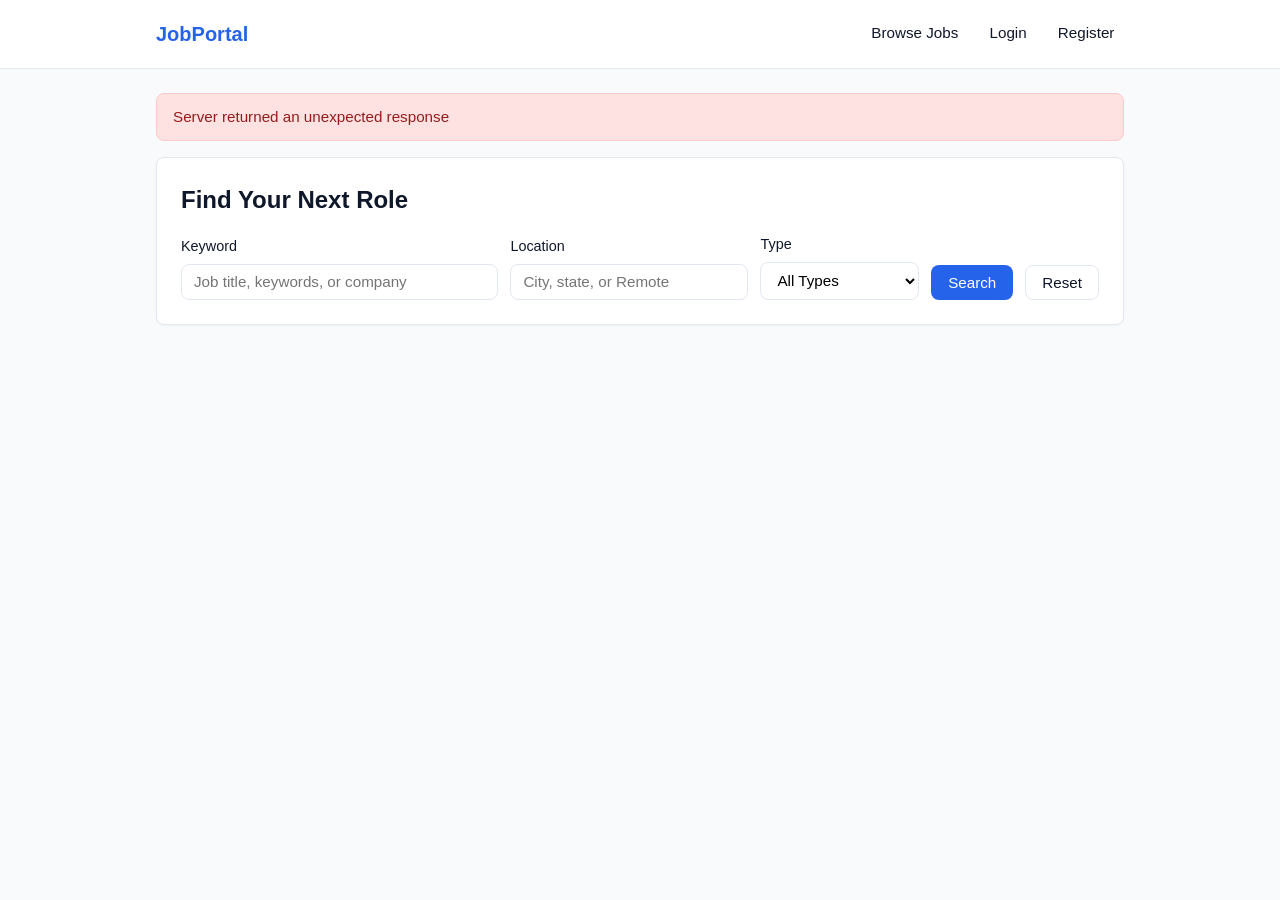
<file: public/index.html>
<!DOCTYPE html>
<html lang="en">
<head>
    <meta charset="UTF-8">
    <meta name="viewport" content="width=device-width, initial-scale=1.0">
    <title>JobPortal - Browse Jobs</title>
    <link rel="stylesheet" href="css/style.css">
    <script src="js/app.js" defer></script>
</head>
<body data-page="index">
    <header><nav id="main-nav"></nav></header>

    <main class="container">
        <div id="flash-message"></div>

        <section class="card">
            <h2 style="margin-bottom: 1rem;">Find Your Next Role</h2>
            <form id="search-form" class="filter-grid">
                <div class="form-group" style="margin-bottom: 0;">
                    <label for="search-keyword">Keyword</label>
                    <input type="text" id="search-keyword" placeholder="Job title, keywords, or company">
                </div>
                <div class="form-group" style="margin-bottom: 0;">
                    <label for="search-location">Location</label>
                    <input type="text" id="search-location" placeholder="City, state, or Remote">
                </div>
                <div class="form-group" style="margin-bottom: 0;">
                    <label for="search-type">Type</label>
                    <select id="search-type">
                        <option value="">All Types</option>
                        <option value="Full-time">Full-time</option>
                        <option value="Part-time">Part-time</option>
                        <option value="Contract">Contract</option>
                        <option value="Remote">Remote</option>
                        <option value="Internship">Internship</option>
                    </select>
                </div>
                <button type="submit" class="btn">Search</button>
                <button type="button" id="search-reset" class="btn btn-outline">Reset</button>
            </form>
        </section>

        <section id="jobs-list"></section>
        <div id="pagination" class="pagination"></div>
    </main>
</body>
</html>
</file>
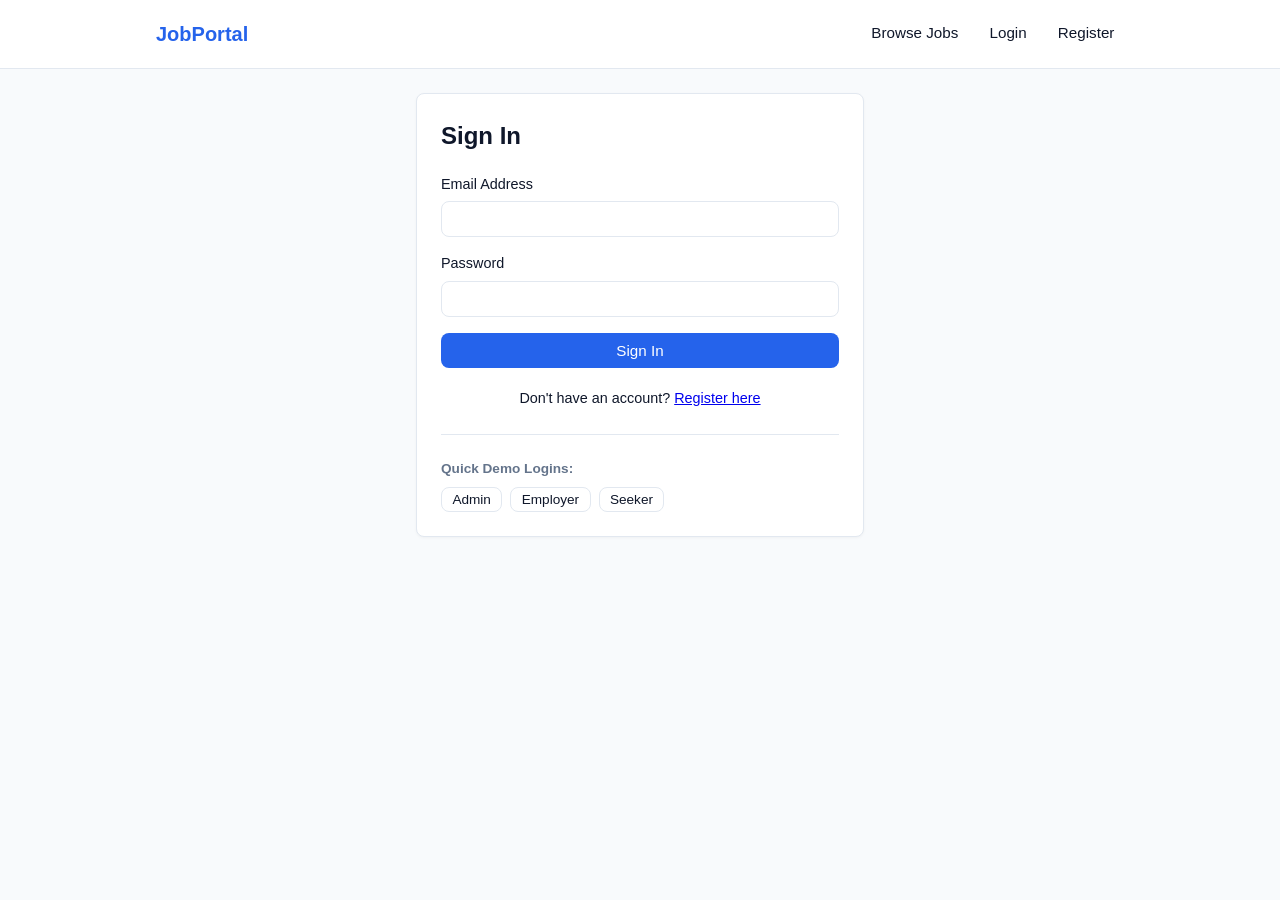
<file: public/admin.html>
<!DOCTYPE html>
<html lang="en">
<head>
    <meta charset="UTF-8">
    <meta name="viewport" content="width=device-width, initial-scale=1.0">
    <title>JobPortal - Admin Console</title>
    <link rel="stylesheet" href="css/style.css">
    <script src="js/app.js" defer></script>
</head>
<body data-page="admin">
    <header><nav id="main-nav"></nav></header>

    <main class="container">
        <div id="flash-message"></div>
        <h2 style="margin-bottom: 1.5rem;">Administration Console</h2>

        <section class="card">
            <h3 style="margin-bottom: 1rem;">All Registered Users</h3>
            <div id="admin-users-list"></div>
        </section>

        <section class="card">
            <h3 style="margin-bottom: 1rem;">All Job Postings</h3>
            <div id="admin-jobs-list"></div>
        </section>
    </main>
</body>
</html>
</file>
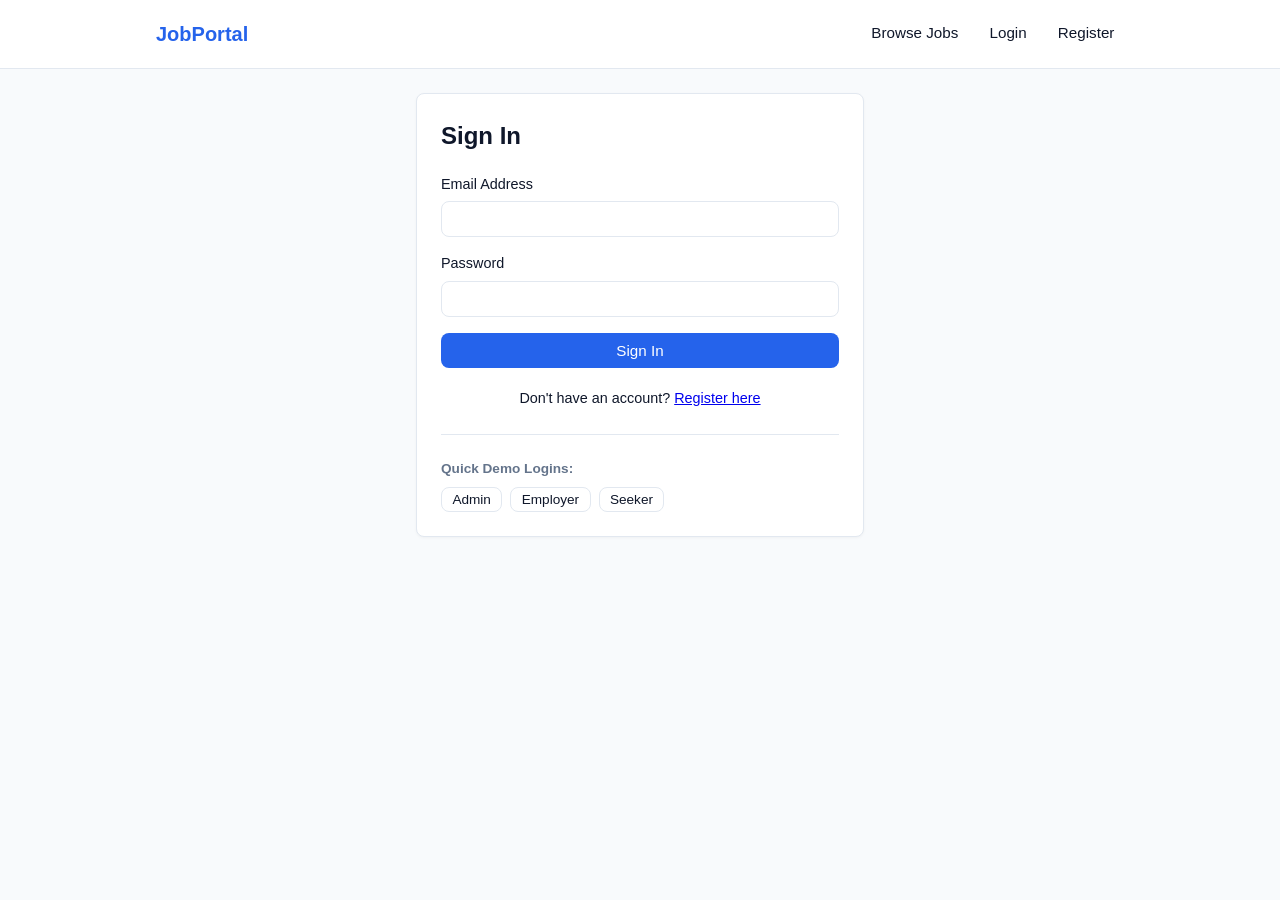
<file: public/applicants.html>
<!DOCTYPE html>
<html lang="en">
<head>
    <meta charset="UTF-8">
    <meta name="viewport" content="width=device-width, initial-scale=1.0">
    <title>JobPortal - Job Applicants</title>
    <link rel="stylesheet" href="css/style.css">
    <script src="js/app.js" defer></script>
</head>
<body data-page="applicants">
    <header><nav id="main-nav"></nav></header>

    <main class="container">
        <div id="flash-message"></div>
        <div class="job-header">
            <h2>Applicant Management</h2>
            <a href="post-job.html" class="btn btn-sm">Post New Job</a>
        </div>
        <div id="applicants-list"></div>
    </main>
</body>
</html>
</file>
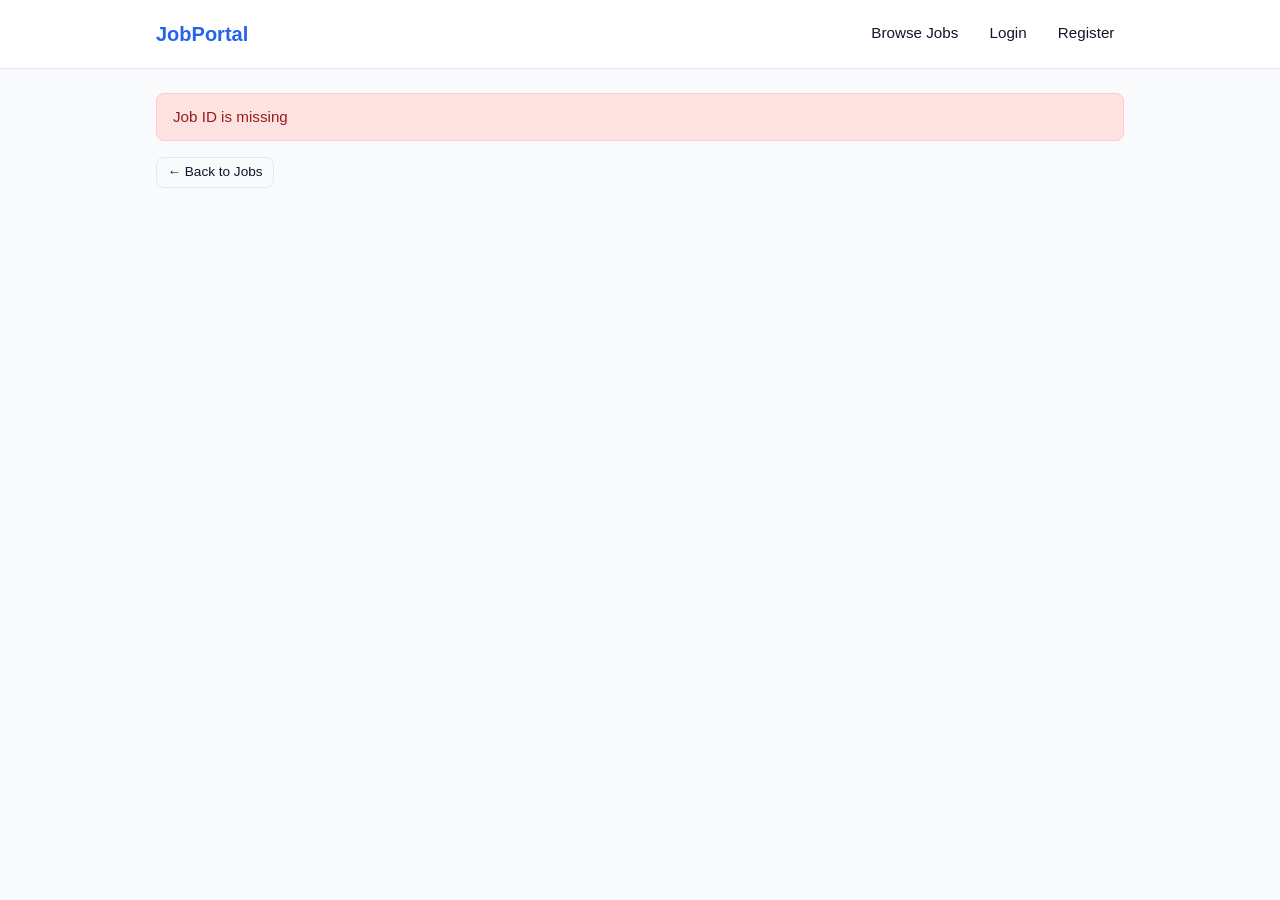
<file: public/job.html>
<!DOCTYPE html>
<html lang="en">
<head>
    <meta charset="UTF-8">
    <meta name="viewport" content="width=device-width, initial-scale=1.0">
    <title>JobPortal - Job Details</title>
    <link rel="stylesheet" href="css/style.css">
    <script src="js/app.js" defer></script>
</head>
<body data-page="job">
    <header><nav id="main-nav"></nav></header>

    <main class="container">
        <div id="flash-message"></div>
        <div style="margin-bottom: 1rem;">
            <a href="index.html" class="btn btn-outline btn-sm">&larr; Back to Jobs</a>
        </div>
        <div id="job-detail-container"></div>
    </main>
</body>
</html>
</file>
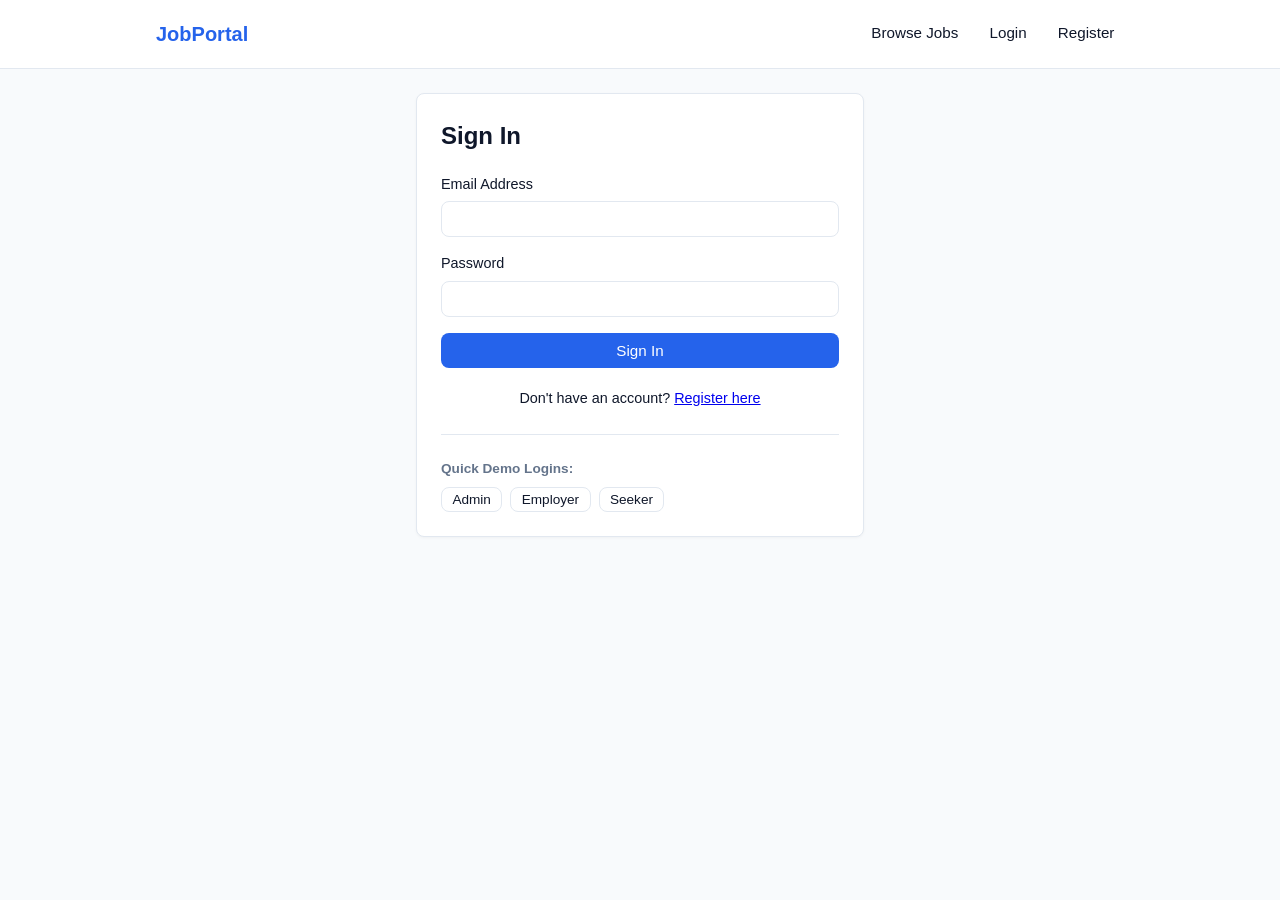
<file: public/login.html>
<!DOCTYPE html>
<html lang="en">
<head>
    <meta charset="UTF-8">
    <meta name="viewport" content="width=device-width, initial-scale=1.0">
    <title>JobPortal - Login</title>
    <link rel="stylesheet" href="css/style.css">
    <script src="js/app.js" defer></script>
</head>
<body data-page="login">
    <header><nav id="main-nav"></nav></header>

    <main class="container" style="max-width: 480px;">
        <div id="flash-message"></div>

        <div class="card">
            <h2 style="margin-bottom: 1.25rem;">Sign In</h2>
            <form id="login-form">
                <div class="form-group">
                    <label for="login-email">Email Address</label>
                    <input type="email" id="login-email" required autocomplete="email">
                </div>
                <div class="form-group">
                    <label for="login-password">Password</label>
                    <input type="password" id="login-password" required autocomplete="current-password">
                </div>
                <button type="submit" class="btn" style="width: 100%;">Sign In</button>
            </form>

            <p style="margin-top: 1.25rem; font-size: 0.9rem; text-align: center;">
                Don't have an account? <a href="register.html">Register here</a>
            </p>

            <hr style="margin: 1.5rem 0; border: 0; border-top: 1px solid var(--border);">

            <div>
                <p style="font-size: 0.85rem; font-weight: 600; margin-bottom: 0.5rem; color: var(--text-muted);">Quick Demo Logins:</p>
                <div style="display: flex; gap: 0.5rem; flex-wrap: wrap;">
                    <button type="button" class="btn btn-outline btn-sm demo-login-btn" data-email="admin@jobportal.test" data-password="Password123!">Admin</button>
                    <button type="button" class="btn btn-outline btn-sm demo-login-btn" data-email="employer@jobportal.test" data-password="Password123!">Employer</button>
                    <button type="button" class="btn btn-outline btn-sm demo-login-btn" data-email="seeker@jobportal.test" data-password="Password123!">Seeker</button>
                </div>
            </div>
        </div>
    </main>
</body>
</html>
</file>
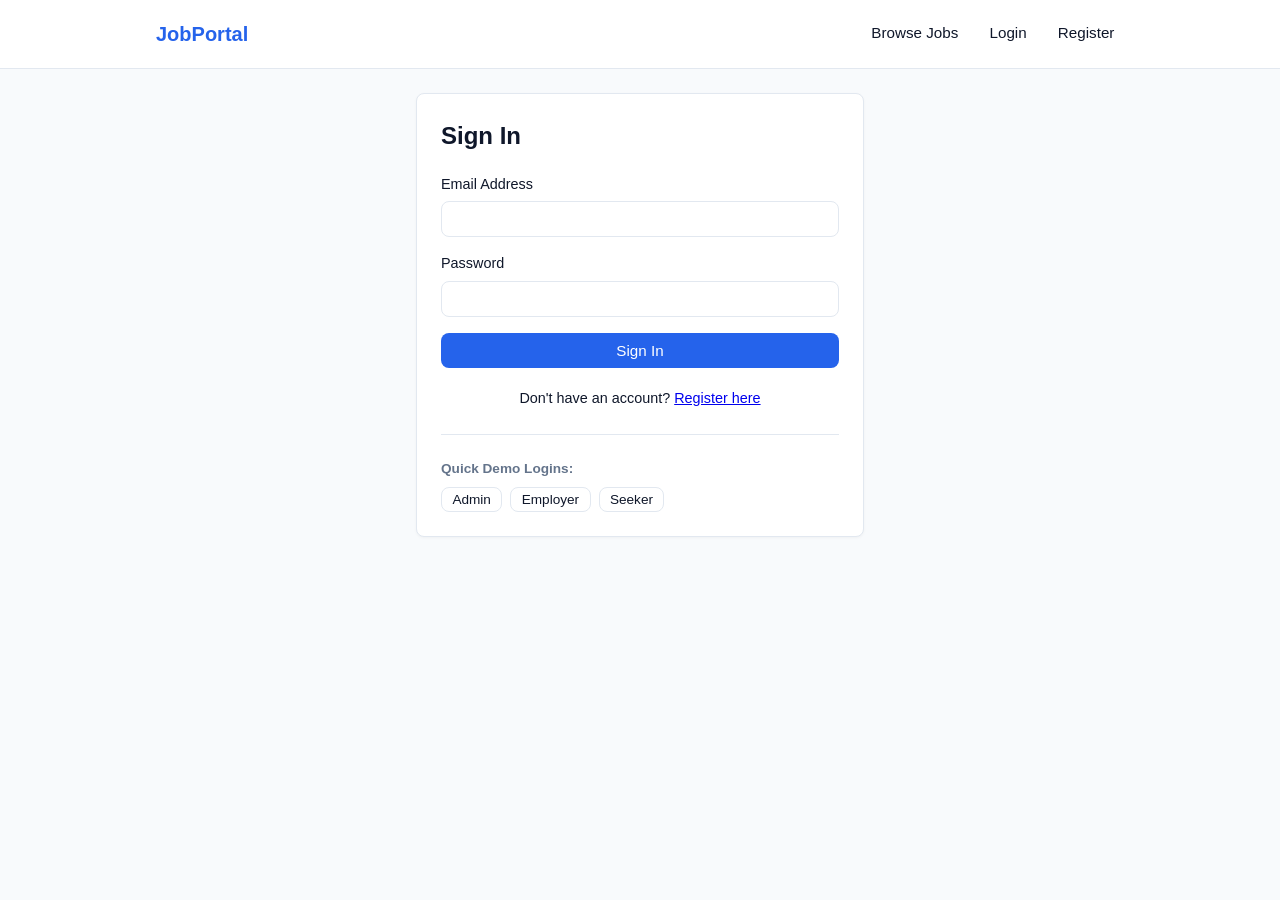
<file: public/my-applications.html>
<!DOCTYPE html>
<html lang="en">
<head>
    <meta charset="UTF-8">
    <meta name="viewport" content="width=device-width, initial-scale=1.0">
    <title>JobPortal - My Applications</title>
    <link rel="stylesheet" href="css/style.css">
    <script src="js/app.js" defer></script>
</head>
<body data-page="my-applications">
    <header><nav id="main-nav"></nav></header>

    <main class="container">
        <div id="flash-message"></div>
        <div class="job-header">
            <h2>My Applications</h2>
            <a href="index.html" class="btn btn-outline btn-sm">Find More Jobs</a>
        </div>
        <div id="my-apps-list"></div>
    </main>
</body>
</html>
</file>
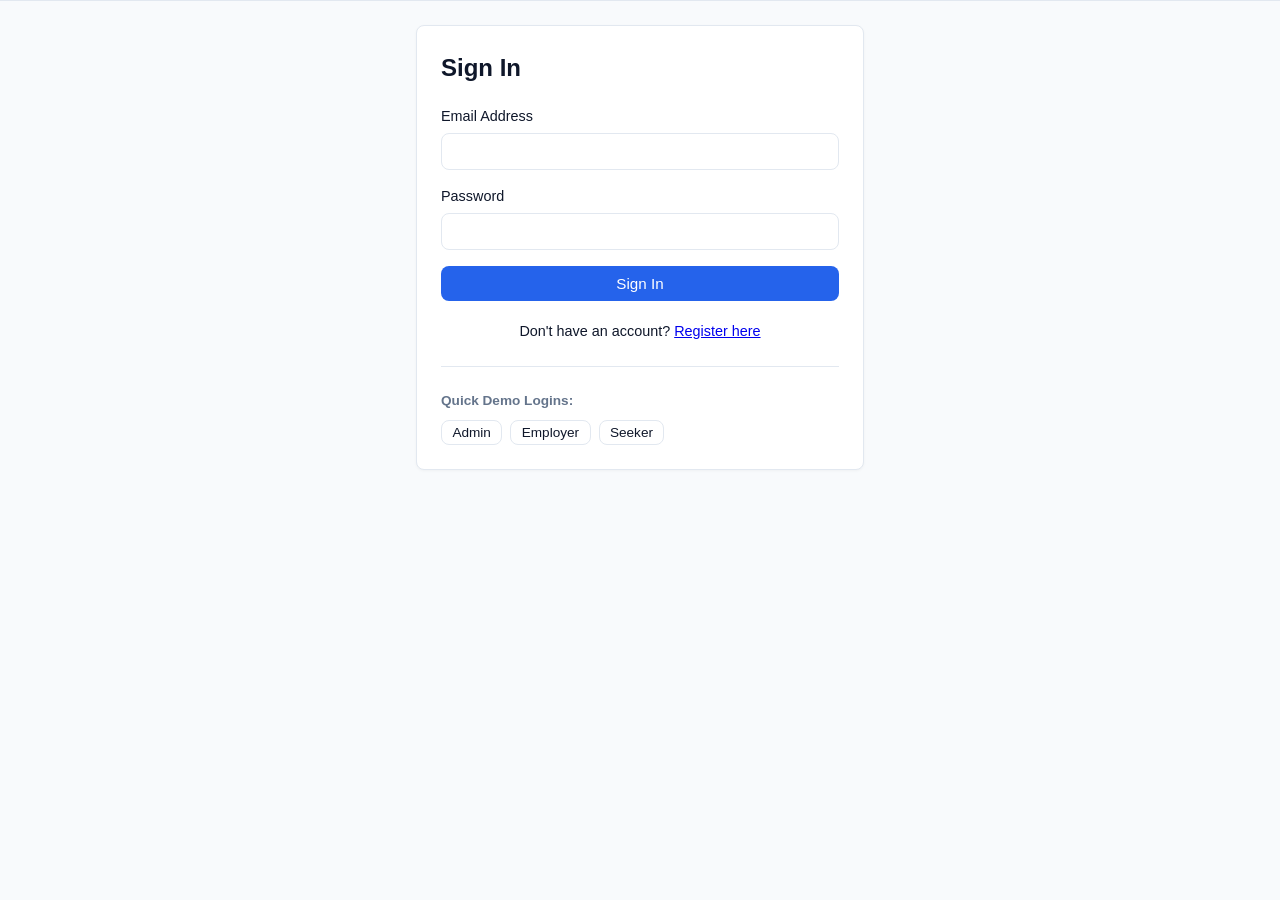
<file: public/post-job.html>
<!DOCTYPE html>
<html lang="en">
<head>
    <meta charset="UTF-8">
    <meta name="viewport" content="width=device-width, initial-scale=1.0">
    <title>JobPortal - Post / Edit Job</title>
    <link rel="stylesheet" href="css/style.css">
    <script src="js/app.js" defer></script>
</head>
<body data-page="post-job">
    <header><nav id="main-nav"></nav></header>

    <main class="container" style="max-width: 640px;">
        <div id="flash-message"></div>

        <div class="card">
            <h2 id="page-title" style="margin-bottom: 1.25rem;">Create a Job Posting</h2>
            <form id="post-job-form">
                <div class="form-group">
                    <label for="job-title">Job Title *</label>
                    <input type="text" id="job-title" required placeholder="e.g. Senior Software Engineer">
                </div>
                <div class="form-group">
                    <label for="job-company">Company Name *</label>
                    <input type="text" id="job-company" required placeholder="e.g. Acme Corp">
                </div>
                <div class="form-group">
                    <label for="job-location">Location *</label>
                    <input type="text" id="job-location" required placeholder="e.g. New York, NY or Remote">
                </div>
                <div class="form-group">
                    <label for="job-type">Employment Type *</label>
                    <select id="job-type" required>
                        <option value="Full-time">Full-time</option>
                        <option value="Part-time">Part-time</option>
                        <option value="Contract">Contract</option>
                        <option value="Remote">Remote</option>
                        <option value="Internship">Internship</option>
                    </select>
                </div>
                <div class="form-group">
                    <label for="job-salary">Salary Range *</label>
                    <input type="text" id="job-salary" required placeholder="e.g. $100k - $125k or $50/hr">
                </div>
                <div class="form-group">
                    <label for="job-desc">Job Description *</label>
                    <textarea id="job-desc" rows="6" required placeholder="Describe responsibilities, qualifications, and benefits..."></textarea>
                </div>
                <div style="display: flex; gap: 0.5rem;">
                    <button type="submit" id="post-submit-btn" class="btn">Publish Job</button>
                    <a href="index.html" class="btn btn-outline">Cancel</a>
                </div>
            </form>
        </div>
    </main>
</body>
</html>
</file>
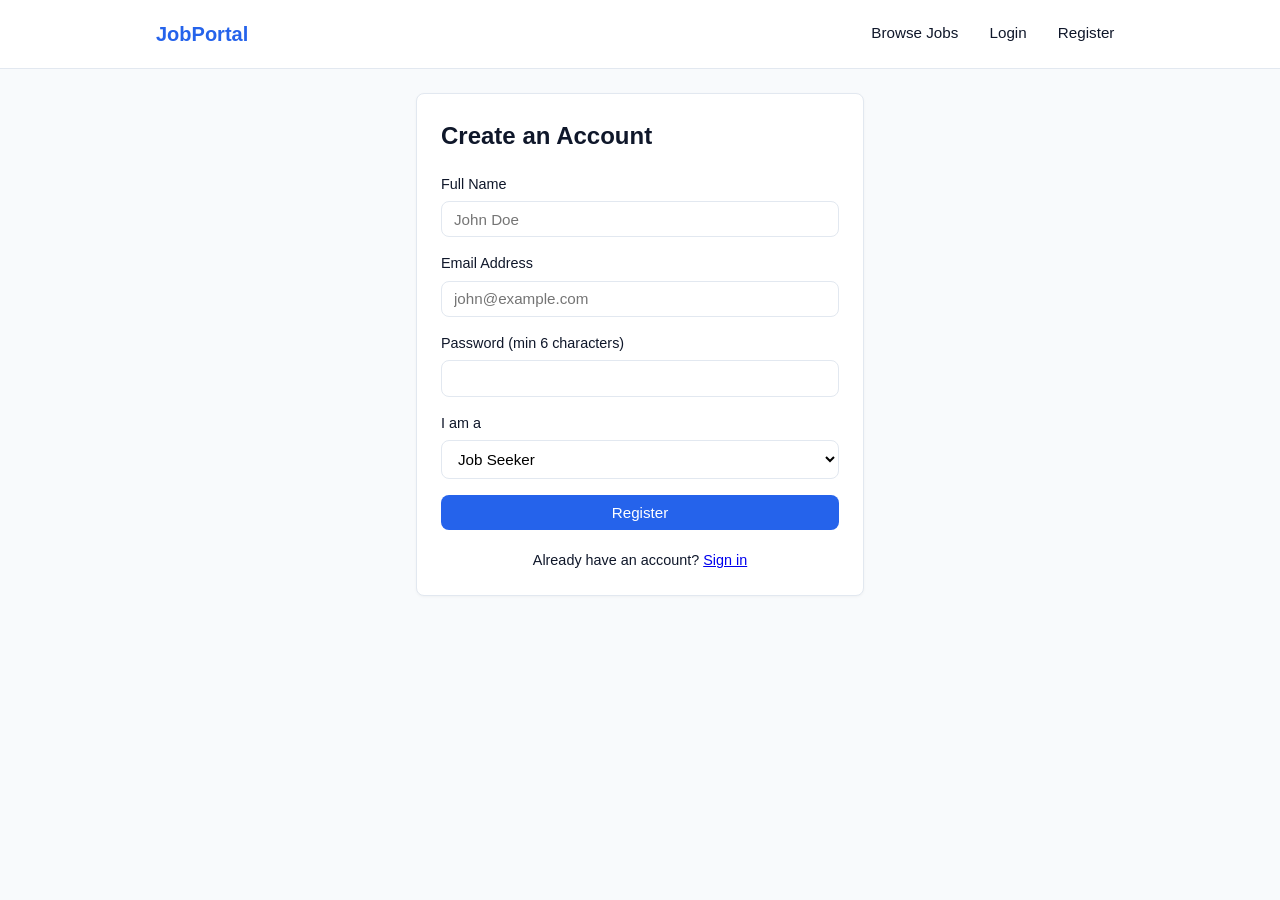
<file: public/register.html>
<!DOCTYPE html>
<html lang="en">
<head>
    <meta charset="UTF-8">
    <meta name="viewport" content="width=device-width, initial-scale=1.0">
    <title>JobPortal - Register</title>
    <link rel="stylesheet" href="css/style.css">
    <script src="js/app.js" defer></script>
</head>
<body data-page="register">
    <header><nav id="main-nav"></nav></header>

    <main class="container" style="max-width: 480px;">
        <div id="flash-message"></div>

        <div class="card">
            <h2 style="margin-bottom: 1.25rem;">Create an Account</h2>
            <form id="register-form">
                <div class="form-group">
                    <label for="reg-name">Full Name</label>
                    <input type="text" id="reg-name" required placeholder="John Doe">
                </div>
                <div class="form-group">
                    <label for="reg-email">Email Address</label>
                    <input type="email" id="reg-email" required placeholder="john@example.com">
                </div>
                <div class="form-group">
                    <label for="reg-password">Password (min 6 characters)</label>
                    <input type="password" id="reg-password" minlength="6" required autocomplete="new-password">
                </div>
                <div class="form-group">
                    <label for="reg-role">I am a</label>
                    <select id="reg-role" required>
                        <option value="seeker">Job Seeker</option>
                        <option value="employer">Employer</option>
                        <option value="admin">Administrator</option>
                    </select>
                </div>
                <button type="submit" class="btn" style="width: 100%;">Register</button>
            </form>

            <p style="margin-top: 1.25rem; font-size: 0.9rem; text-align: center;">
                Already have an account? <a href="login.html">Sign in</a>
            </p>
        </div>
    </main>
</body>
</html>
</file>
<file: public/css/style.css>
:root {
    --primary: #2563eb;
    --primary-hover: #1d4ed8;
    --bg: #f8fafc;
    --card-bg: #ffffff;
    --text: #0f172a;
    --text-muted: #64748b;
    --border: #e2e8f0;
    --danger: #dc2626;
    --danger-hover: #b91c1c;
    --success: #16a34a;
    --warning: #d97706;
    --radius: 8px;
    --font: -apple-system, BlinkMacSystemFont, "Segoe UI", Roboto, Helvetica, Arial, sans-serif;
}

*, *::before, *::after {
    box-sizing: border-box;
    margin: 0;
    padding: 0;
}

body {
    font-family: var(--font);
    background: var(--bg);
    color: var(--text);
    line-height: 1.5;
    min-height: 100vh;
    display: flex;
    flex-direction: column;
}

.container {
    width: 100%;
    max-width: 1000px;
    margin: 0 auto;
    padding: 1.5rem 1rem;
}

/* Navbar */
header {
    background: var(--card-bg);
    border-bottom: 1px solid var(--border);
}
.nav-wrap {
    display: flex;
    justify-content: space-between;
    align-items: center;
    padding: 1rem;
    max-width: 1000px;
    margin: 0 auto;
    flex-wrap: wrap;
    gap: 1rem;
}
.brand {
    font-size: 1.25rem;
    font-weight: 700;
    color: var(--primary);
    text-decoration: none;
}
.nav-links {
    display: flex;
    align-items: center;
    gap: 0.75rem;
    flex-wrap: wrap;
}
.nav-links a {
    color: var(--text);
    text-decoration: none;
    font-size: 0.95rem;
    padding: 0.4rem 0.6rem;
    border-radius: var(--radius);
}
.nav-links a:hover {
    background: var(--bg);
}
.user-tag {
    font-size: 0.85rem;
    color: var(--text-muted);
    background: var(--bg);
    padding: 0.35rem 0.65rem;
    border-radius: 9999px;
    border: 1px solid var(--border);
}

/* Buttons */
.btn {
    display: inline-flex;
    align-items: center;
    justify-content: center;
    padding: 0.5rem 1rem;
    border-radius: var(--radius);
    font-size: 0.95rem;
    font-weight: 500;
    cursor: pointer;
    border: 1px solid transparent;
    text-decoration: none;
    background: var(--primary);
    color: #fff;
    transition: background-color 0.15s ease;
}
.btn:hover { background: var(--primary-hover); }
.btn-sm { padding: 0.25rem 0.65rem; font-size: 0.85rem; }
.btn-outline {
    background: transparent;
    color: var(--text);
    border-color: var(--border);
}
.btn-outline:hover { background: var(--bg); }
.btn-danger { background: var(--danger); }
.btn-danger:hover { background: var(--danger-hover); }

/* Forms & Cards */
.card {
    background: var(--card-bg);
    border: 1px solid var(--border);
    border-radius: var(--radius);
    padding: 1.5rem;
    margin-bottom: 1.25rem;
    box-shadow: 0 1px 3px rgba(0,0,0,0.04);
}
.form-group {
    margin-bottom: 1rem;
}
label {
    display: block;
    margin-bottom: 0.35rem;
    font-size: 0.9rem;
    font-weight: 500;
}
input[type="text"], input[type="email"], input[type="password"],
input[type="file"], select, textarea {
    width: 100%;
    padding: 0.55rem 0.75rem;
    border: 1px solid var(--border);
    border-radius: var(--radius);
    font-size: 0.95rem;
    font-family: inherit;
    background: #fff;
}
input:focus, select:focus, textarea:focus {
    outline: 2px solid var(--primary);
    border-color: transparent;
}
textarea { resize: vertical; min-height: 90px; }

/* Filter Bar */
.filter-grid {
    display: grid;
    grid-template-columns: 1fr;
    gap: 0.75rem;
}
@media (min-width: 640px) {
    .filter-grid {
        grid-template-columns: 2fr 1.5fr 1fr auto auto;
        align-items: end;
    }
}

/* Badges & Tables */
.badge {
    display: inline-block;
    padding: 0.2rem 0.55rem;
    border-radius: 9999px;
    font-size: 0.75rem;
    font-weight: 600;
    text-transform: capitalize;
}
.badge-pending { background: #fef3c7; color: #92400e; }
.badge-shortlisted { background: #dcfce7; color: #166534; }
.badge-rejected { background: #fee2e2; color: #991b1b; }
.badge-type { background: #e0e7ff; color: #3730a3; }

.table-responsive {
    overflow-x: auto;
}
table {
    width: 100%;
    border-collapse: collapse;
    font-size: 0.9rem;
}
th, td {
    padding: 0.75rem;
    text-align: left;
    border-bottom: 1px solid var(--border);
}
th { background: #f1f5f9; font-weight: 600; }

/* Alerts & Notices */
.alert {
    padding: 0.75rem 1rem;
    border-radius: var(--radius);
    margin-bottom: 1rem;
    font-size: 0.95rem;
}
.alert-error { background: #fee2e2; color: #991b1b; border: 1px solid #fecaca; }
.alert-success { background: #dcfce7; color: #166534; border: 1px solid #bbf7d0; }
.alert-info { background: #e0f2fe; color: #075985; border: 1px solid #bae6fd; }

/* Pagination */
.pagination {
    display: flex;
    justify-content: center;
    align-items: center;
    gap: 1rem;
    margin-top: 1.5rem;
}

/* Job Detail & Header */
.job-header {
    display: flex;
    justify-content: space-between;
    align-items: flex-start;
    flex-wrap: wrap;
    gap: 1rem;
    margin-bottom: 1rem;
}
.meta-row {
    display: flex;
    gap: 1rem;
    flex-wrap: wrap;
    color: var(--text-muted);
    font-size: 0.9rem;
    margin: 0.5rem 0 1rem;
}
</file>
